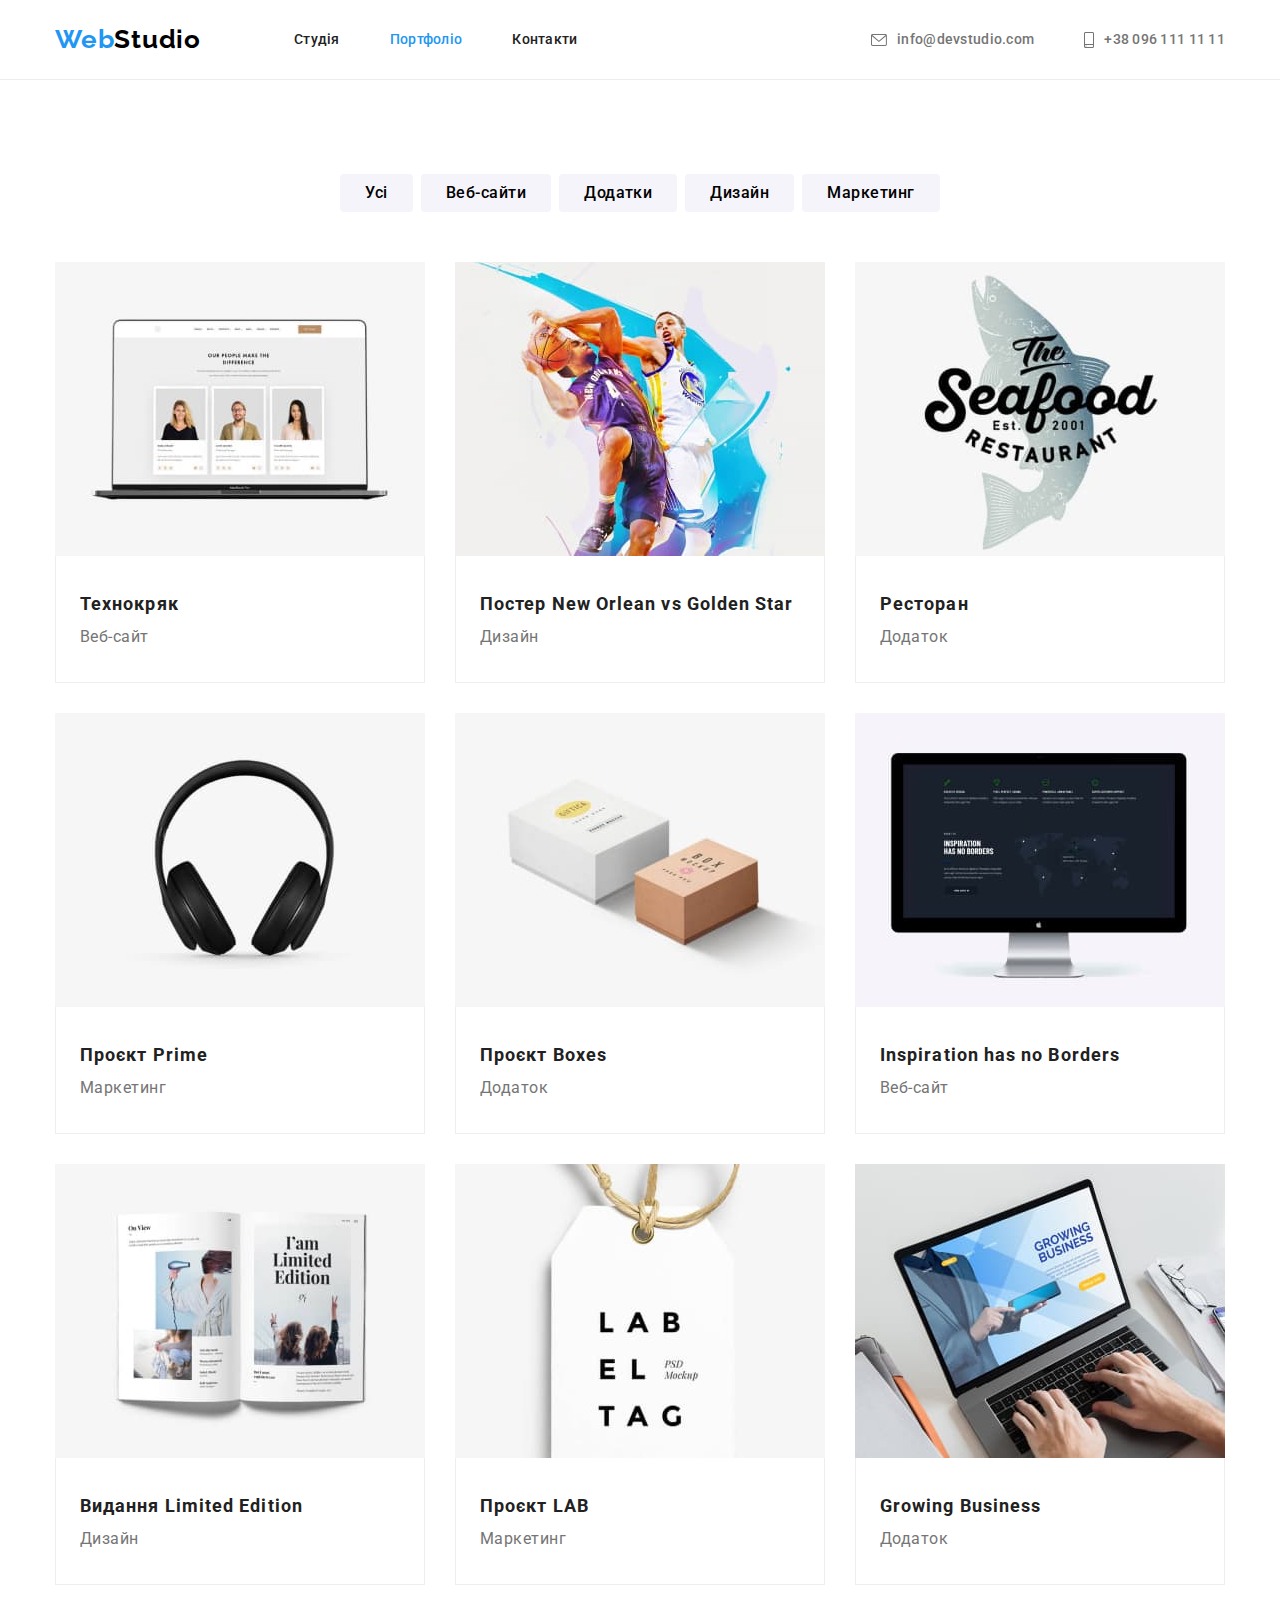
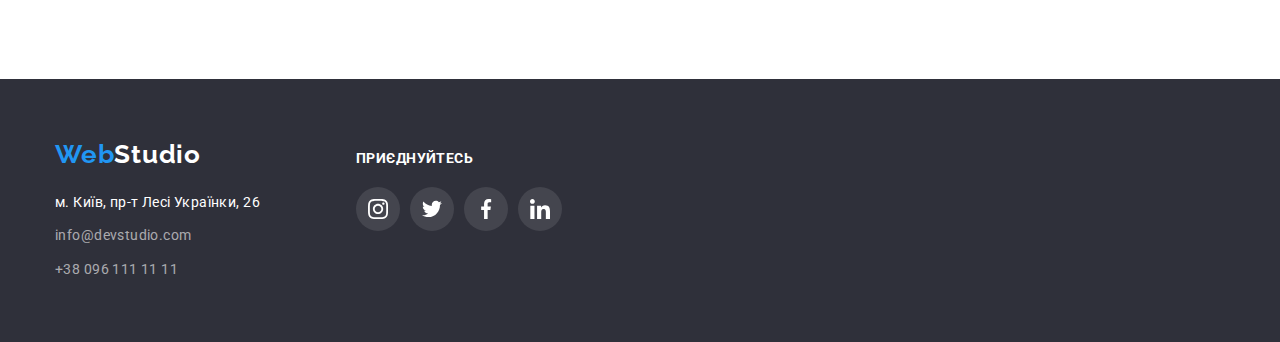
<file: components/portfolio.html>
<!DOCTYPE html>
<html lang="ua">
  <head>
    <meta charset="UTF-8" />
    <meta http-equiv="X-UA-Compatible" content="IE=edge" />
    <meta name="viewport" content="width=device-width, initial-scale=1.0" />
    <link rel="preconnect" href="https://fonts.googleapis.com" />
    <link rel="preconnect" href="https://fonts.gstatic.com" crossorigin />
    <link
      href="https://fonts.googleapis.com/css2?family=Raleway:wght@700&family=Roboto:wght@400;500;700;900&display=swap"
      rel="stylesheet"
    />
    <link rel="stylesheet" href="../css/styles.css" />
    <title>Portfolio</title>
  </head>
  <body>
    <header class="header">
      <div class="container">
        <nav class="nav">
          <a href="../index.html" class="logo"><span class="logo__item">Web</span>Studio</a>
          <ul class="nav__list">
            <li class="nav__item">
              <a href="../index.html" class="nav__item-link">Студія</a>
            </li>
            <li class="nav__item">
              <a href="./portfolio.html" class="nav__item-link current">Портфоліо</a>
            </li>
            <li class="nav__item">
              <a href="" class="nav__item-link">Контакти</a>
            </li>
          </ul>
        </nav>
        <ul class="header__address-list">
          <li class="address-list__item">
            <a href="mailto:info@devstudio.com" class="address-list__link">
              <svg class="header__svg" width="16" height="12">
                <use href="../images/svg/sprite.svg#icon-mail"></use>
              </svg>
              info@devstudio.com</a
            >
          </li>
          <li class="address-list__item">
            <a href="tel:+380961111111" class="address-list__link">
              <svg class="header__svg" width="10" height="16">
                <use href="../images/svg/sprite.svg#icon-phone"></use>
              </svg>
              +38 096 111 11 11</a
            >
          </li>
        </ul>
      </div>
    </header>

    <main class="main">
      <section class="section portfolio">
        <div class="container">
          <h1 class="portfolio__title" style="display: none">Портфоліо</h1>
          <ul class="buttons-list">
            <li class="buttons-list__item">
              <button class="buttons-list__button" type="button">Усі</button>
            </li>
            <li class="buttons-list__item">
              <button class="buttons-list__button" type="button">Веб-сайти</button>
            </li>
            <li class="buttons-list__item">
              <button class="buttons-list__button" type="button">Додатки</button>
            </li>
            <li class="buttons-list__item">
              <button class="buttons-list__button" type="button">Дизайн</button>
            </li>
            <li class="buttons-list__item">
              <button class="buttons-list__button" type="button">Маркетинг</button>
            </li>
          </ul>

          <ul class="portfolio-list">
            <li class="portfolio-list__item">
              <a href="" class="portfolio-list__link">
                <img src="../images/portfolio-1.jpg" alt="" class="portfolio-list__item-image" />
                <div class="item__footer">
                  <h2 class="portfolio-list__item-title">Технокряк</h2>
                  <p class="portfolio-list__item-text">Веб-сайт</p>
                </div>
              </a>
            </li>
            <li class="portfolio-list__item">
              <a href="" class="portfolio-list__link">
                <img src="../images/portfolio-2.jpg" alt="" class="portfolio-list__item-image" />
                <div class="item__footer">
                  <h2 class="portfolio-list__item-title">Постер New Orlean vs Golden Star</h2>
                  <p class="portfolio-list__item-text">Дизайн</p>
                </div>
              </a>
            </li>
            <li class="portfolio-list__item">
              <a href="" class="portfolio-list__link">
                <img src="../images/portfolio-3.jpg" alt="" class="portfolio-list__item-image" />
                <div class="item__footer">
                  <h2 class="portfolio-list__item-title">Ресторан</h2>
                  <p class="portfolio-list__item-text">Додаток</p>
                </div>
              </a>
            </li>
            <li class="portfolio-list__item">
              <a href="" class="portfolio-list__link">
                <img src="../images/portfolio-4.jpg" alt="" class="portfolio-list__item-image" />
                <div class="item__footer">
                  <h2 class="portfolio-list__item-title">Проєкт Prime</h2>
                  <p class="portfolio-list__item-text">Маркетинг</p>
                </div>
              </a>
            </li>
            <li class="portfolio-list__item">
              <a href="" class="portfolio-list__link">
                <img src="../images/portfolio-5.jpg" alt="" class="portfolio-list__item-image" />
                <div class="item__footer">
                  <h2 class="portfolio-list__item-title">Проєкт Boxes</h2>
                  <p class="portfolio-list__item-text">Додаток</p>
                </div>
              </a>
            </li>
            <li class="portfolio-list__item">
              <a href="" class="portfolio-list__link">
                <img src="../images/portfolio-6.jpg" alt="" class="portfolio-list__item-image" />
                <div class="item__footer">
                  <h2 class="portfolio-list__item-title">Inspiration has no Borders</h2>
                  <p class="portfolio-list__item-text">Веб-сайт</p>
                </div>
              </a>
            </li>
            <li class="portfolio-list__item">
              <a href="" class="portfolio-list__link">
                <img src="../images/portfolio-7.jpg" alt="" class="portfolio-list__item-image" />
                <div class="item__footer">
                  <h2 class="portfolio-list__item-title">Видання Limited Edition</h2>
                  <p class="portfolio-list__item-text">Дизайн</p>
                </div>
              </a>
            </li>
            <li class="portfolio-list__item">
              <a href="" class="portfolio-list__link">
                <img src="../images/portfolio-8.jpg" alt="" class="portfolio-list__item-image" />
                <div class="item__footer">
                  <h2 class="portfolio-list__item-title">Проєкт LAB</h2>
                  <p class="portfolio-list__item-text">Маркетинг</p>
                </div>
              </a>
            </li>
            <li class="portfolio-list__item">
              <a href="" class="portfolio-list__link">
                <img src="../images/portfolio-9.jpg" alt="" class="portfolio-list__item-image" />
                <div class="item__footer">
                  <h2 class="portfolio-list__item-title">Growing Business</h2>
                  <p class="portfolio-list__item-text">Додаток</p>
                </div>
              </a>
            </li>
          </ul>
        </div>
      </section>
    </main>

    <footer class="footer">
      <div class="container">
        <div class="left-side">
          <a href="../index.html" class="logo"><span class="logo__item">Web</span>Studio</a>
          <address class="address">
            <ul class="address__list">
              <li class="address__item">
                <a
                  href="https://goo.gl/maps/X68o6riRnLmYsrjX8"
                  class="address__item-link"
                  target="_blank"
                  >м. Київ, пр-т Лесі Українки, 26</a
                >
              </li>
              <li class="address__item">
                <a href="mailto:info@devstudio.com" class="address__item-link"
                  >info@devstudio.com</a
                >
              </li>
              <li class="address__item">
                <a href="tel:+380961111111" class="address__item-link">+38 096 111 11 11</a>
              </li>
            </ul>
          </address>
        </div>
        <div class="center">
          <p class="subtext">приєднуйтесь</p>
          <ul class="footer__links-list">
            <li class="footer__links-items">
              <a
                href="https://www.instagram.com/"
                class="footer__links-link flex-centered"
                target="_blank"
                rel="norefferer noopener"
              >
                <svg class="footer__link-svg" width="20" height="20">
                  <use href="../images/svg/sprite.svg#icon-instagram"></use>
                </svg>
              </a>
            </li>
            <li class="footer__links-items">
              <a
                href="https://twitter.com/"
                class="footer__links-link flex-centered"
                target="_blank"
                rel="norefferer noopener"
              >
                <svg class="footer__link-svg" width="20" height="20">
                  <use href="../images/svg/sprite.svg#icon-twitter"></use>
                </svg>
              </a>
            </li>
            <li class="footer__links-items">
              <a
                href="https://www.facebook.com/"
                class="footer__links-link flex-centered"
                target="_blank"
                rel="norefferer noopener"
              >
                <svg class="footer__link-svg" width="20" height="20">
                  <use href="../images/svg/sprite.svg#icon-facebook"></use>
                </svg>
              </a>
            </li>
            <li class="footer__links-items">
              <a
                href="https://www.linkedin.com/"
                class="footer__links-link flex-centered"
                target="_blank"
                rel="norefferer noopener"
              >
                <svg class="footer__link-svg" width="20" height="20">
                  <use href="../images/svg/sprite.svg#icon-linkedin"></use>
                </svg>
              </a>
            </li>
          </ul>
        </div>
      </div>
    </footer>
  </body>
</html>
</file>
<file: css/styles.css>
@import './extra/normilize.css';
@import './extra/variables.css';
@import './extra/extra-classes.css';
@import './extra/container.css';
@import './extra/section.css';
@import './components/header.css';
@import './components/footer.css';
@import './components/index.css';
@import './components/portfolio.css';
</file>
